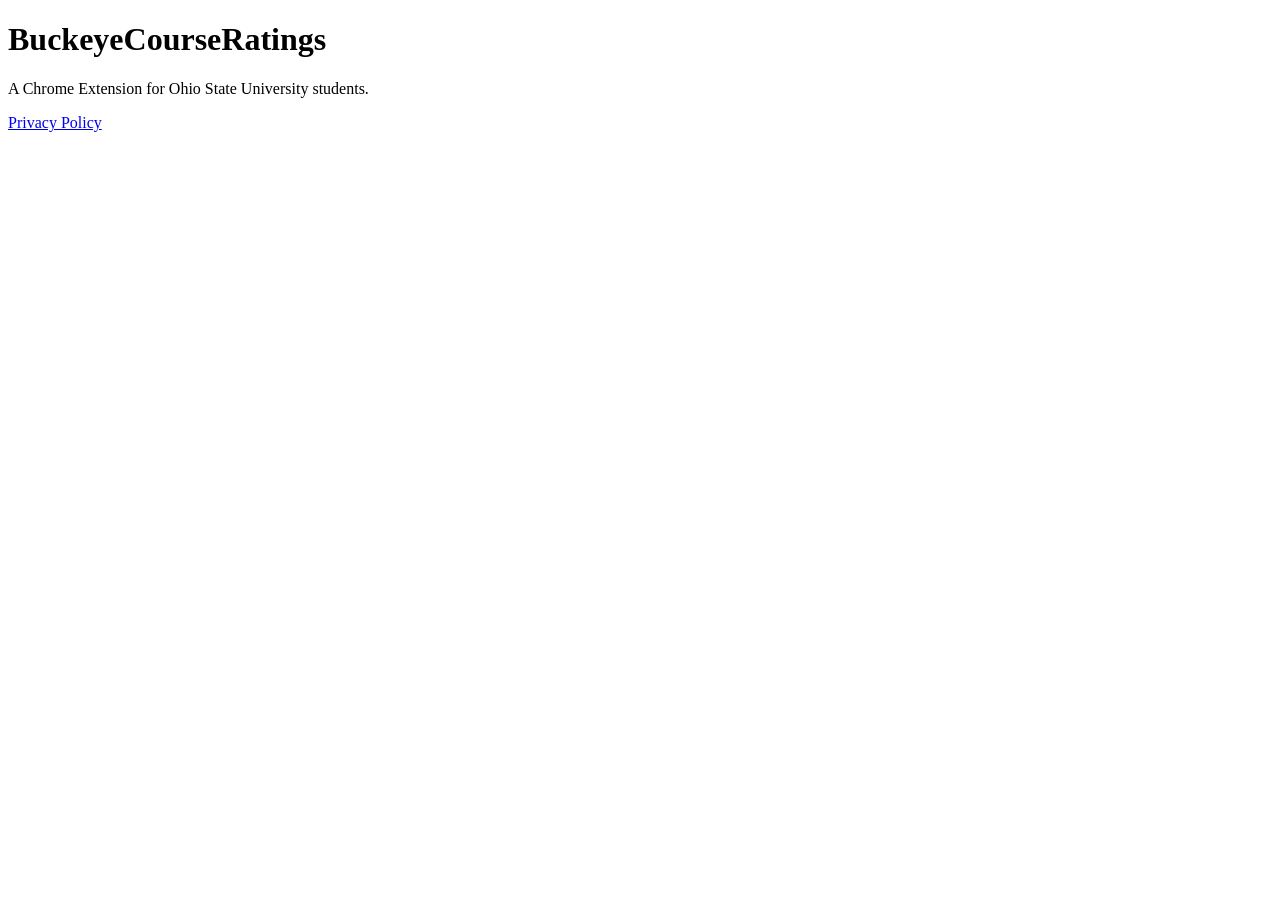
<file: index.html>
<!DOCTYPE html>
<html>
<head><title>BuckeyeCourseRatings</title></head>
<body>
<h1>BuckeyeCourseRatings</h1>
<p>A Chrome Extension for Ohio State University students.</p>
<a href="/privacy-policy.html">Privacy Policy</a>
</body>
</html>
</file>
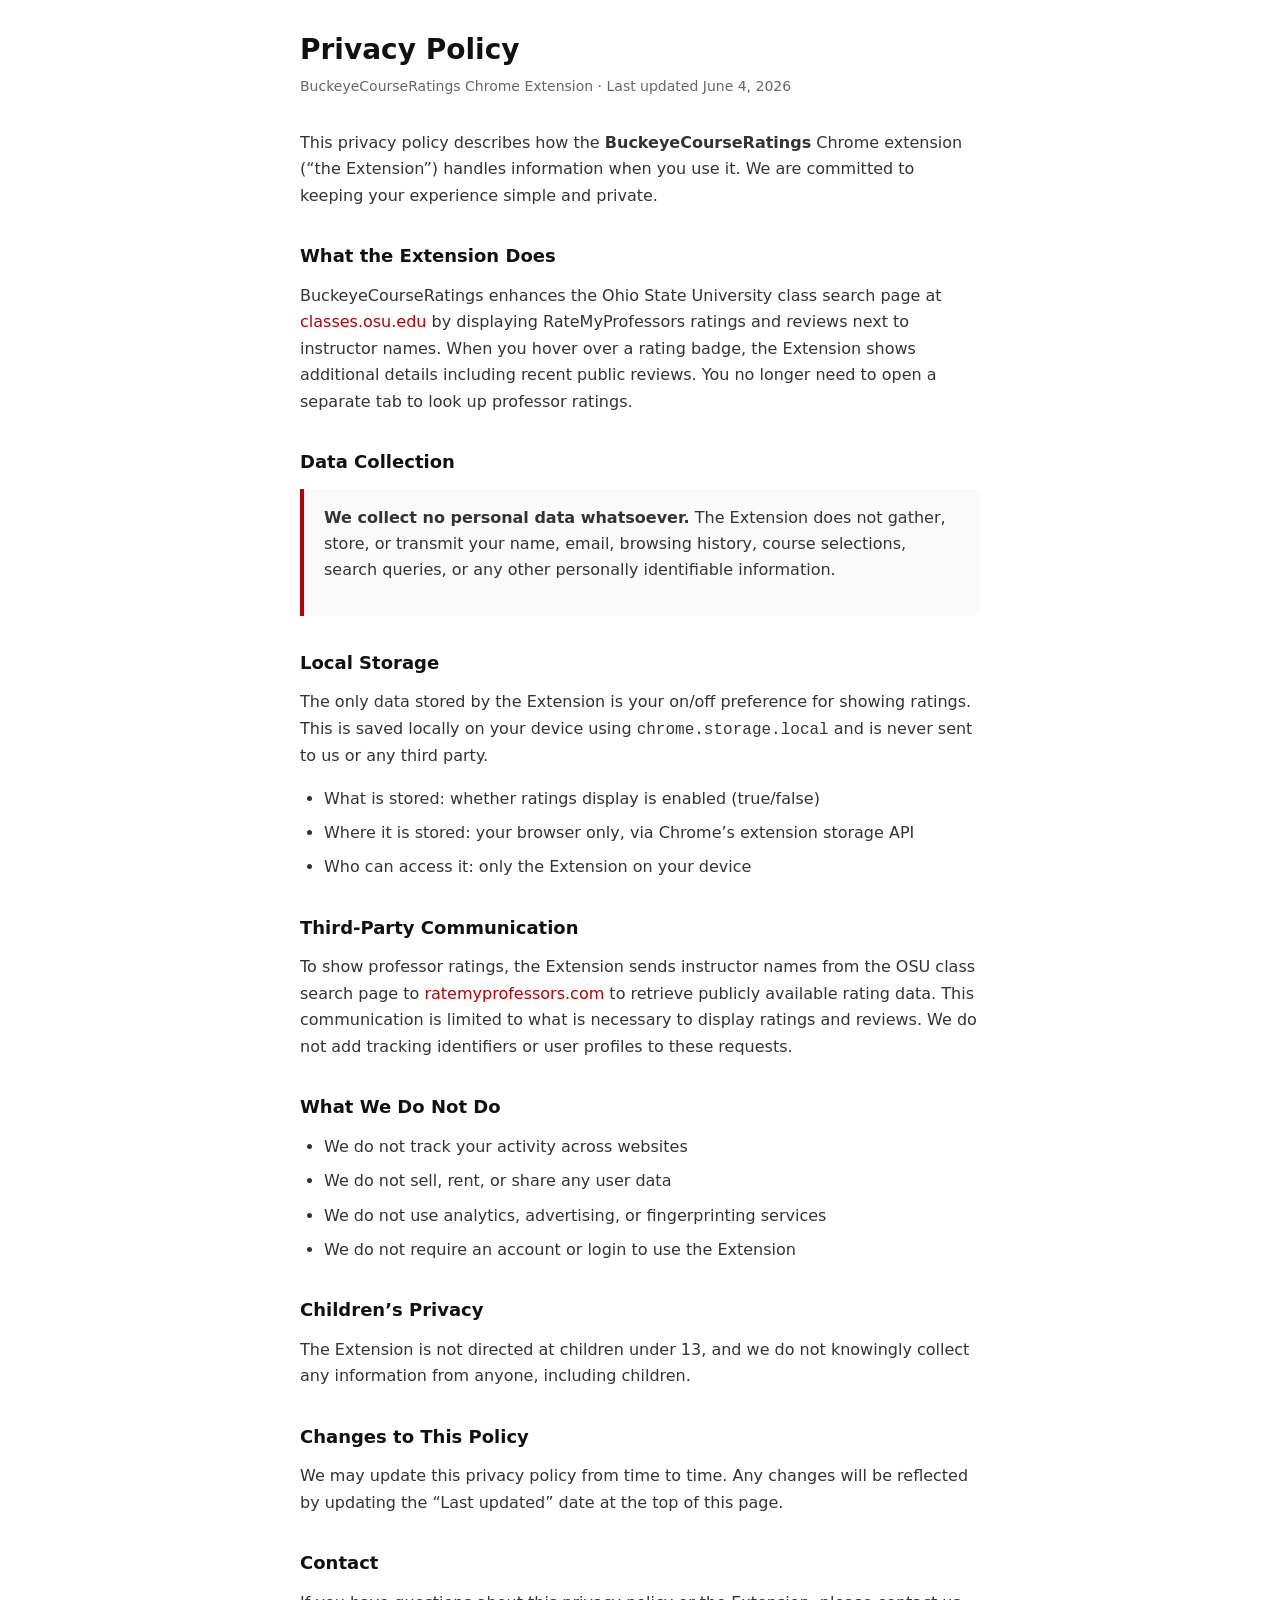
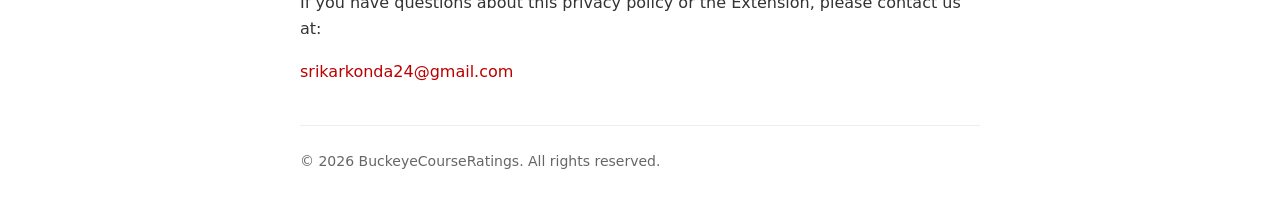
<file: privacy-policy.html>
<!DOCTYPE html>
<html lang="en">
  <head>
    <meta charset="UTF-8" />
    <meta name="viewport" content="width=device-width, initial-scale=1.0" />
    <title>Privacy Policy — BuckeyeCourseRatings</title>
    <style>
      * {
        box-sizing: border-box;
      }

      body {
        margin: 0;
        padding: 32px 20px 48px;
        font-family: system-ui, -apple-system, BlinkMacSystemFont, 'Segoe UI', Roboto, sans-serif;
        font-size: 16px;
        line-height: 1.65;
        color: #1a1a2e;
        background: #ffffff;
      }

      main {
        max-width: 680px;
        margin: 0 auto;
      }

      h1 {
        margin: 0 0 8px;
        font-size: 28px;
        font-weight: 700;
        line-height: 1.25;
        color: #111111;
      }

      .updated {
        margin: 0 0 32px;
        font-size: 14px;
        color: #666666;
      }

      h2 {
        margin: 32px 0 12px;
        font-size: 18px;
        font-weight: 600;
        color: #111111;
      }

      p {
        margin: 0 0 16px;
        color: #333333;
      }

      ul {
        margin: 0 0 16px;
        padding-left: 24px;
        color: #333333;
      }

      li {
        margin-bottom: 8px;
      }

      a {
        color: #bb0000;
        text-decoration: none;
      }

      a:hover {
        text-decoration: underline;
      }

      .highlight {
        padding: 16px 20px;
        border-left: 4px solid #bb0000;
        border-radius: 0 8px 8px 0;
        background: #fafafa;
      }

      footer {
        margin-top: 40px;
        padding-top: 24px;
        border-top: 1px solid #eeeeee;
        font-size: 14px;
        color: #666666;
      }
    </style>
  </head>
  <body>
    <main>
      <h1>Privacy Policy</h1>
      <p class="updated">BuckeyeCourseRatings Chrome Extension · Last updated June 4, 2026</p>

      <p>
        This privacy policy describes how the <strong>BuckeyeCourseRatings</strong> Chrome
        extension (“the Extension”) handles information when you use it. We are committed to
        keeping your experience simple and private.
      </p>

      <h2>What the Extension Does</h2>
      <p>
        BuckeyeCourseRatings enhances the Ohio State University class search page at
        <a href="https://classes.osu.edu" target="_blank" rel="noopener noreferrer">classes.osu.edu</a>
        by displaying RateMyProfessors ratings and reviews next to instructor names. When you hover
        over a rating badge, the Extension shows additional details including recent public reviews.
        You no longer need to open a separate tab to look up professor ratings.
      </p>

      <h2>Data Collection</h2>
      <div class="highlight">
        <p>
          <strong>We collect no personal data whatsoever.</strong> The Extension does not gather,
          store, or transmit your name, email, browsing history, course selections, search queries,
          or any other personally identifiable information.
        </p>
      </div>

      <h2>Local Storage</h2>
      <p>
        The only data stored by the Extension is your on/off preference for showing ratings. This
        is saved locally on your device using
        <code>chrome.storage.local</code> and is never sent to us or any third party.
      </p>
      <ul>
        <li>What is stored: whether ratings display is enabled (true/false)</li>
        <li>Where it is stored: your browser only, via Chrome’s extension storage API</li>
        <li>Who can access it: only the Extension on your device</li>
      </ul>

      <h2>Third-Party Communication</h2>
      <p>
        To show professor ratings, the Extension sends instructor names from the OSU class search
        page to <a href="https://www.ratemyprofessors.com" target="_blank" rel="noopener noreferrer">ratemyprofessors.com</a>
        to retrieve publicly available rating data. This communication is limited to what is
        necessary to display ratings and reviews. We do not add tracking identifiers or user
        profiles to these requests.
      </p>

      <h2>What We Do Not Do</h2>
      <ul>
        <li>We do not track your activity across websites</li>
        <li>We do not sell, rent, or share any user data</li>
        <li>We do not use analytics, advertising, or fingerprinting services</li>
        <li>We do not require an account or login to use the Extension</li>
      </ul>

      <h2>Children’s Privacy</h2>
      <p>
        The Extension is not directed at children under 13, and we do not knowingly collect any
        information from anyone, including children.
      </p>

      <h2>Changes to This Policy</h2>
      <p>
        We may update this privacy policy from time to time. Any changes will be reflected by
        updating the “Last updated” date at the top of this page.
      </p>

      <h2>Contact</h2>
      <p>
        If you have questions about this privacy policy or the Extension, please contact us at:
      </p>
      <p>
        <a href="mailto:srikarkonda24@gmail.com">srikarkonda24@gmail.com</a>
      </p>

      <footer>
        &copy; 2026 BuckeyeCourseRatings. All rights reserved.
      </footer>
    </main>
  </body>
</html>
</file>
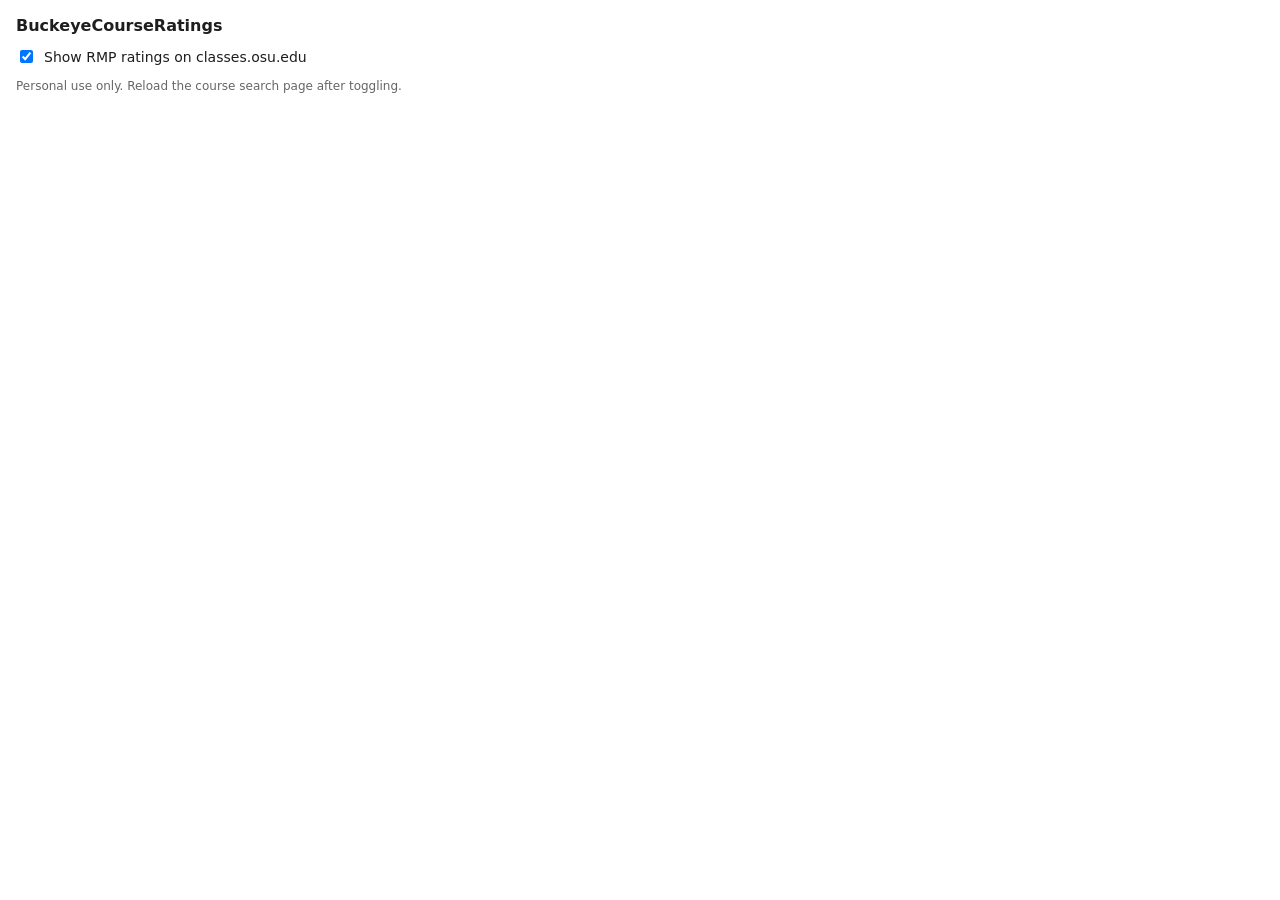
<file: popup/popup.html>
<!DOCTYPE html>
<html lang="en">
  <head>
    <meta charset="UTF-8" />
    <meta name="viewport" content="width=device-width, initial-scale=1.0" />
    <title>BuckeyeCourseRatings</title>
    <style>
      body {
        margin: 0;
        padding: 16px;
        min-width: 220px;
        font-family: system-ui, -apple-system, sans-serif;
        font-size: 14px;
        color: #1e1e1e;
      }

      h1 {
        margin: 0 0 12px;
        font-size: 16px;
        font-weight: 700;
      }

      label {
        display: flex;
        align-items: center;
        gap: 8px;
        cursor: pointer;
        user-select: none;
      }

      p {
        margin: 12px 0 0;
        font-size: 12px;
        color: #666666;
        line-height: 1.4;
      }
    </style>
  </head>
  <body>
    <h1>BuckeyeCourseRatings</h1>
    <label>
      <input type="checkbox" id="enabled-toggle" checked />
      Show RMP ratings on classes.osu.edu
    </label>
    <p>Personal use only. Reload the course search page after toggling.</p>
    <script src="../src/shared/constants.js"></script>
    <script src="popup.js"></script>
  </body>
</html>
</file>
